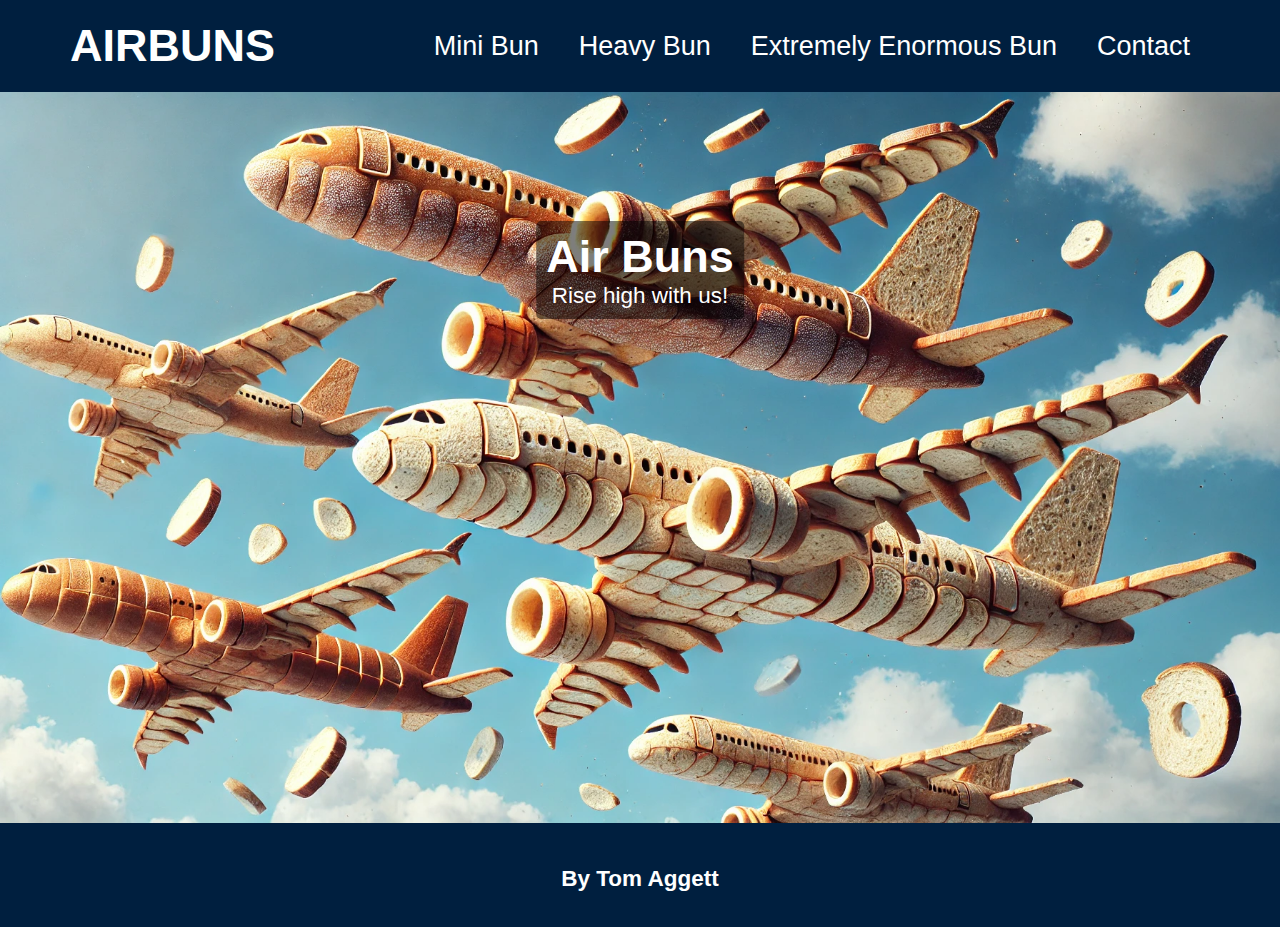
<file: index.html>
<!DOCTYPE html>
<html lang="en">
<head>
    <title>Airbuns</title>
    <link rel="stylesheet" type="text/css" href="style.css">
    <meta name="viewport" content="width=device-width, initial-scale=1.0">
</head>
<body>
    <nav>
        <div class="nav-container">
            <div class="logo">
                <a href="index.html">AIRBUNS</a>
            </div>
            <div class="menu-toggle" id="menu-toggle">
                <span></span>
                <span></span>
                <span></span>
            </div>
            <ul id="nav-menu">
                <li><a href="MiniBun.html">Mini Bun</a></li>
                <li><a href="HeavyBuns.html">Heavy Bun</a></li>
                <li><a href="ExtremlyEnormusBun.html">Extremely Enormous Bun</a></li>
                <li><a href="Contact.html">Contact</a></li>
            </ul>
        </div>
    </nav>

    <img class="mainpage" src="images/MainPage.webp" alt="Different Aircraft made out of Bread in the Sky">
    <div id="overlay-text">
        <h1>Air Buns</h1>
        <p>Rise high with us!</p>
    </div>

    <footer>
        <div class="footer-container">
            
            
            <div class="footer-column">
                <h3>By Tom Aggett</h3>
            </div>
        </div>
    </footer>
    <script src="scripts.js"></script>
</body>
</html>
</file>
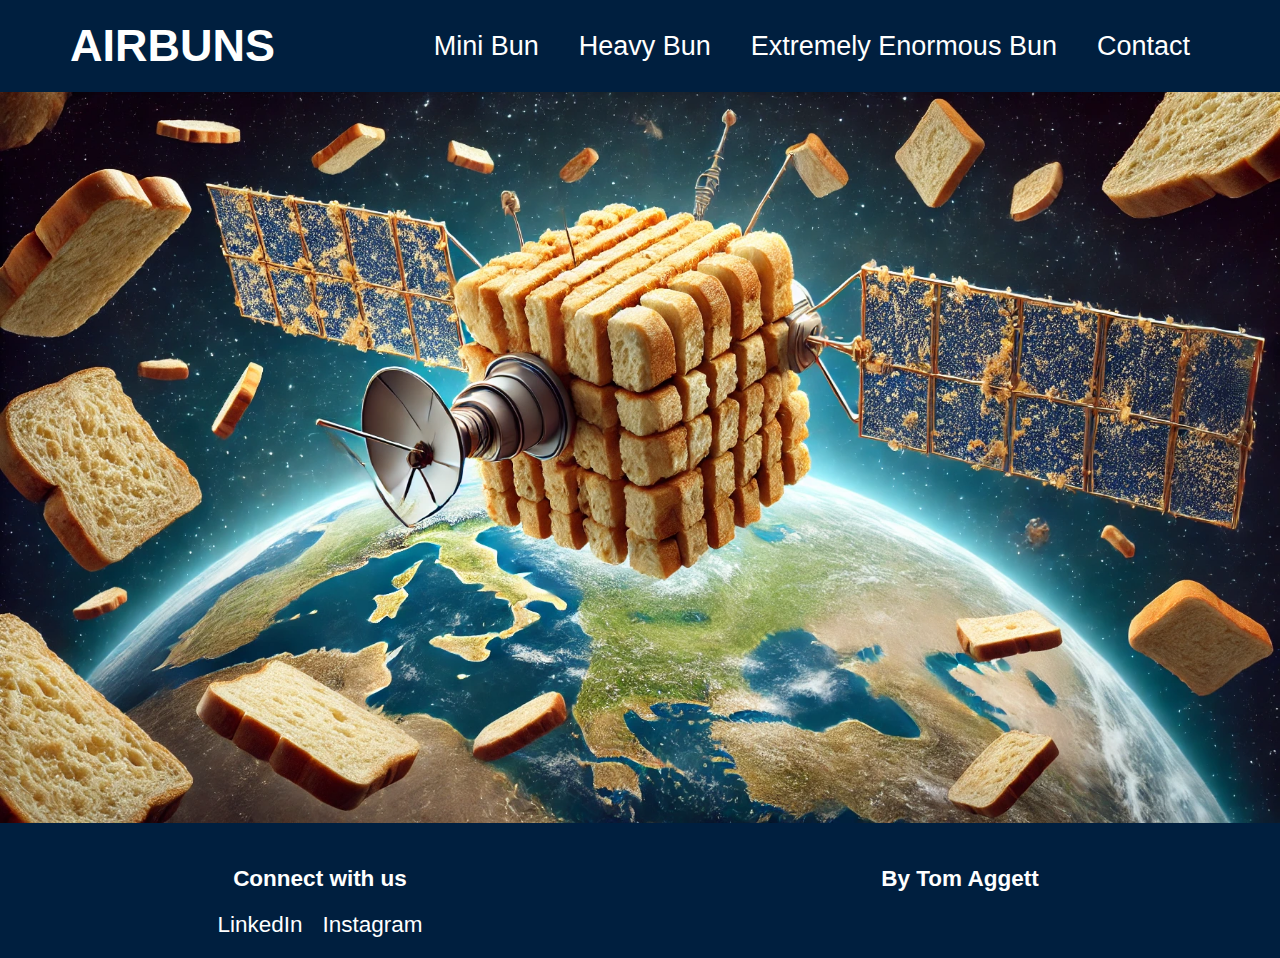
<file: Contact.html>
<!DOCTYPE html>
<html lang="en">
    <head>
        <title>Airbuns</title>
     <link rel="stylesheet" type="text/css" href="style.css">
     <meta name="viewport" content="width=device-width, initial-scale=1.0">

    </head>
    <body>
    <nav>
      <div class="nav-container">
          <div class="logo">
              <a href="index.html">AIRBUNS</a>
          </div>
          <div class="menu-toggle" id="menu-toggle">
              <span></span>
              <span></span>
              <span></span>
          </div>
          <ul id="nav-menu">
              <li><a href="MiniBun.html">Mini Bun</a></li>
              <li><a href="HeavyBuns.html">Heavy Bun</a></li>
              <li><a href="ExtremlyEnormusBun.html">Extremely Enormous Bun</a></li>
              <li><a href="Contact.html">Contact</a></li>
          </ul>
      </div>
  </nav>


      <img class="mainpage" src="images/BreadinSpace.webp" alt="A satellite made out of Bread in front of a Planet">

    
        <footer>
            <div class="footer-container">
              <div class="footer-column">
                <h3>Connect with us</h3>
                <div class="footer-social">
                  <a href="https://www.linkedin.com/in/tom-aggett-06874b179/">LinkedIn</a>
                  <a href="https://www.instagram.com/tom.aggett?igsh=dHYzZ2N3Z2Nmamtw">Instagram</a>
                 
                </div>
              </div>
              <div class="footer-column">
                <h3>By Tom Aggett</h3>
              </div>
            </div>
          </footer>
          <script src="scripts.js"></script>
    </body>
</html>
</file>
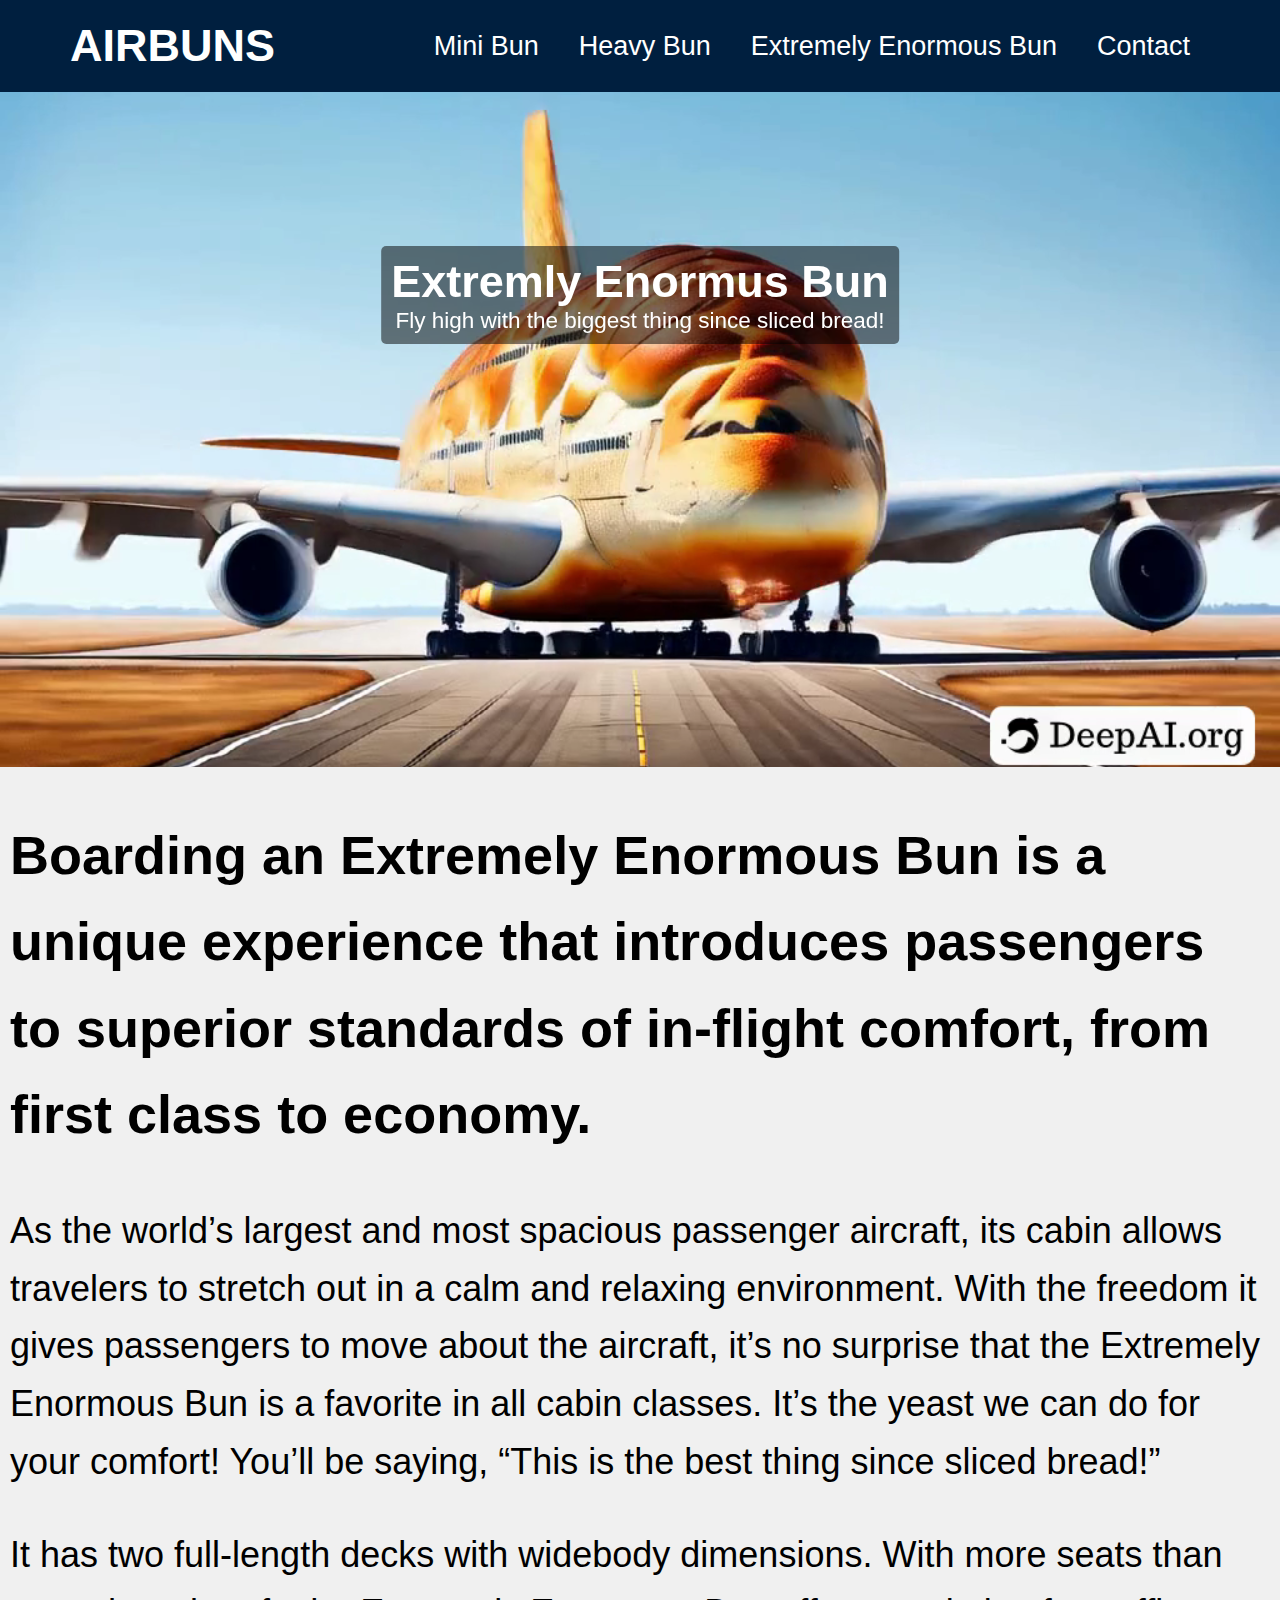
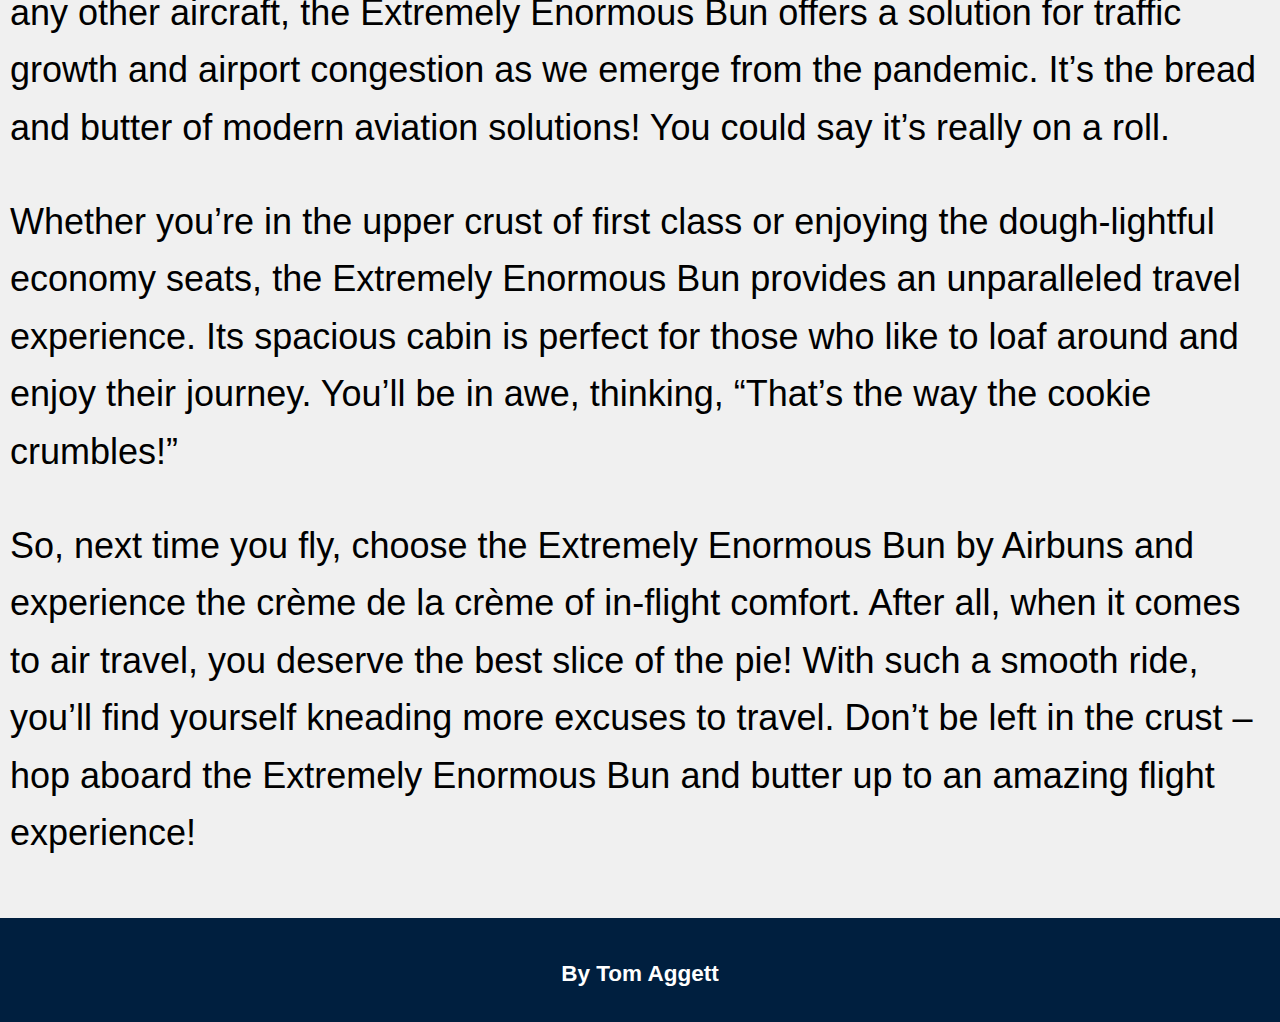
<file: ExtremlyEnormusBun.html>
<!DOCTYPE html>
<html lang="en">
<head>
  <title>Airbuns</title>
  <link rel="stylesheet" type="text/css" href="style.css">
  <meta name="viewport" content="width=device-width, initial-scale=1.0">
</head>
<body>

  <nav>
    <div class="nav-container">
        <div class="logo">
            <a href="index.html">AIRBUNS</a>
        </div>
        <div class="menu-toggle" id="menu-toggle">
            <span></span>
            <span></span>
            <span></span>
        </div>
        <ul id="nav-menu">
            <li><a href="MiniBun.html">Mini Bun</a></li>
            <li><a href="HeavyBuns.html">Heavy Bun</a></li>
            <li><a href="ExtremlyEnormusBun.html">Extremely Enormous Bun</a></li>
            <li><a href="Contact.html">Contact</a></li>
        </ul>
    </div>
</nav>


<div id="background-video">
  <video autoplay muted loop>
    <source src="./images/A380.mp4" type="video/mp4">
    Your browser does not support the video tag.
  </video>
  <div id="overlay-text">
    <h1>Extremly Enormus Bun</h1>
    <p>Fly high with the biggest thing since sliced bread!</p>
  </div>
</div>

<div class="text-content">
  <h2>Boarding an Extremely Enormous Bun is a unique experience that introduces passengers to superior standards of in-flight comfort, from first class to economy.</h2>
  <p>As the world’s largest and most spacious passenger aircraft, its cabin allows travelers to stretch out in a calm and relaxing environment. With the freedom it gives passengers to move about the aircraft, it’s no surprise that the Extremely Enormous Bun is a favorite in all cabin classes. It’s the yeast we can do for your comfort! You’ll be saying, “This is the best thing since sliced bread!”</p>
  <p>It has two full-length decks with widebody dimensions. With more seats than any other aircraft, the Extremely Enormous Bun offers a solution for traffic growth and airport congestion as we emerge from the pandemic. It’s the bread and butter of modern aviation solutions! You could say it’s really on a roll.</p>
  <p>Whether you’re in the upper crust of first class or enjoying the dough-lightful economy seats, the Extremely Enormous Bun provides an unparalleled travel experience. Its spacious cabin is perfect for those who like to loaf around and enjoy their journey. You’ll be in awe, thinking, “That’s the way the cookie crumbles!”</p>
  <p>So, next time you fly, choose the Extremely Enormous Bun by Airbuns and experience the crème de la crème of in-flight comfort. After all, when it comes to air travel, you deserve the best slice of the pie! With such a smooth ride, you’ll find yourself kneading more excuses to travel. Don’t be left in the crust – hop aboard the Extremely Enormous Bun and butter up to an amazing flight experience!</p>
</div>

<footer>
  <div class="footer-container">
      
      
      <div class="footer-column">
          <h3>By Tom Aggett</h3>
      </div>
  </div>
</footer>
  <script src="scripts.js"></script>
</body>
</html>
</file>
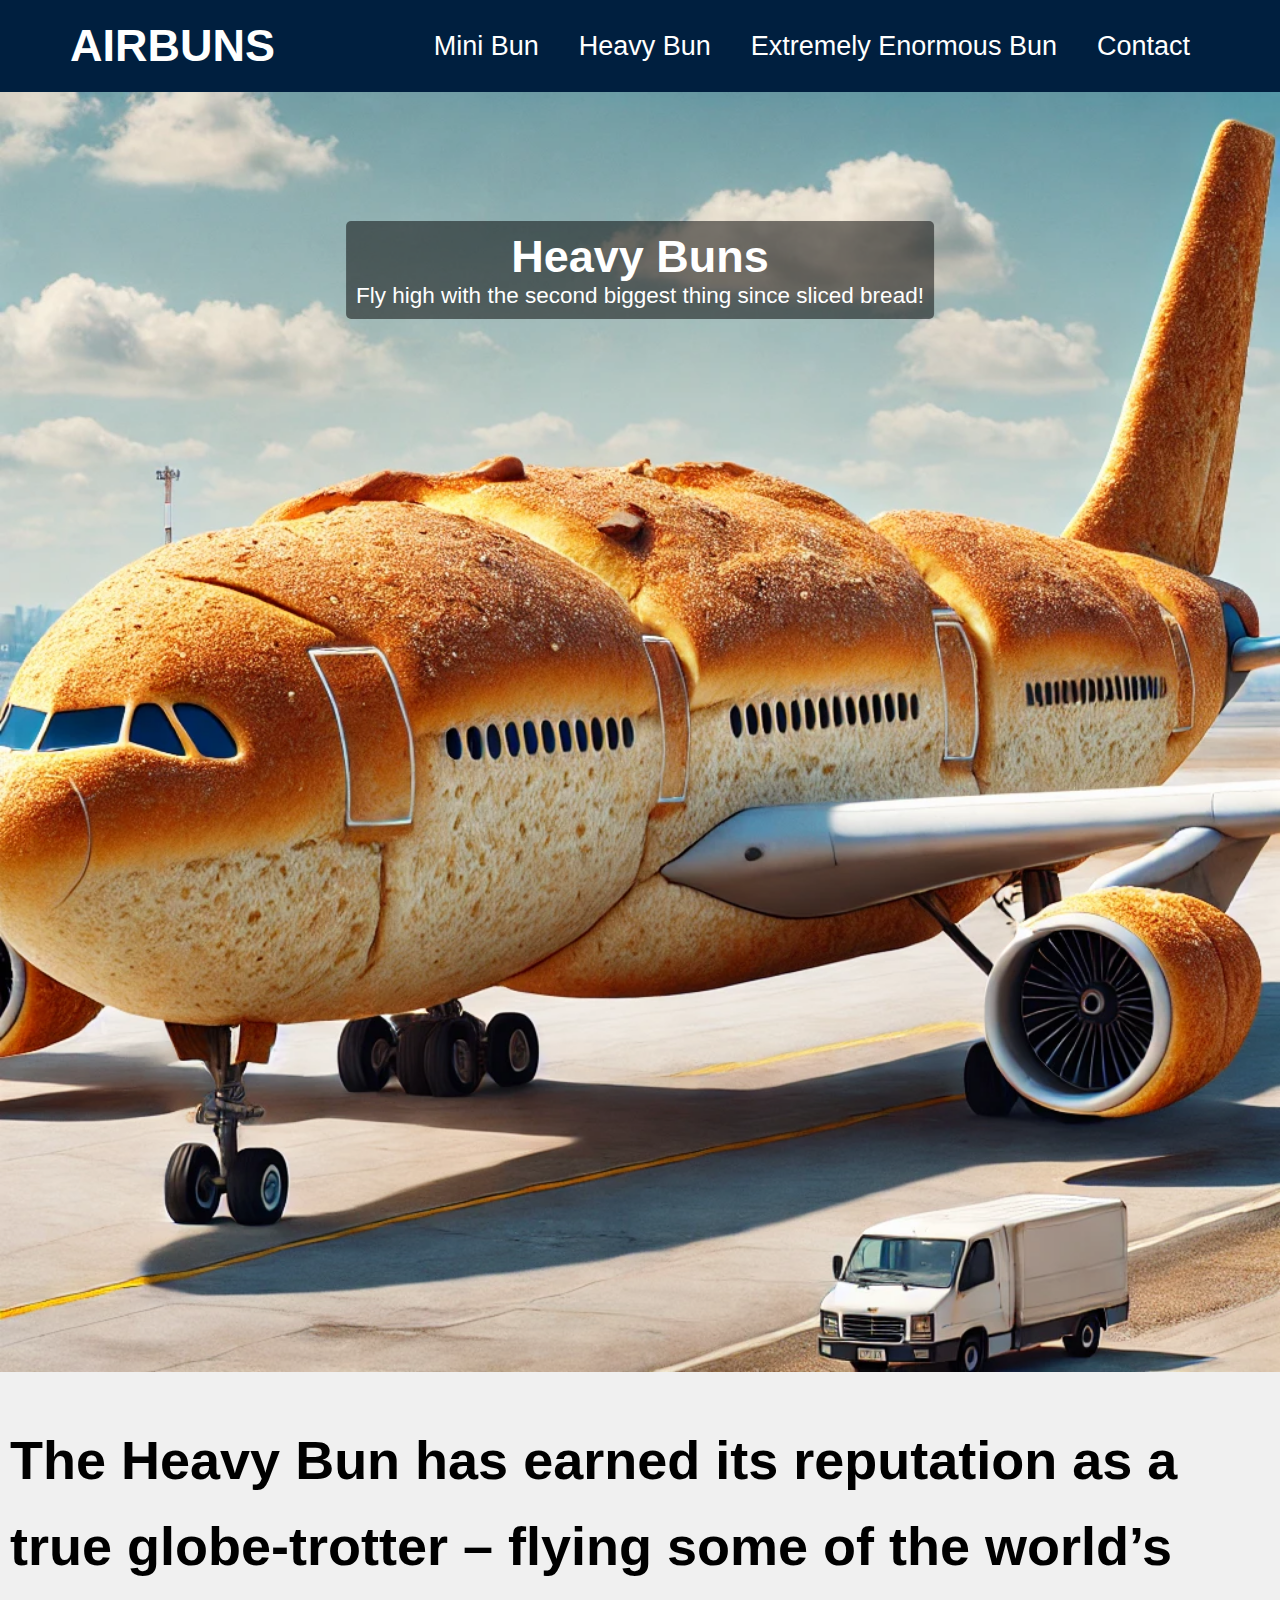
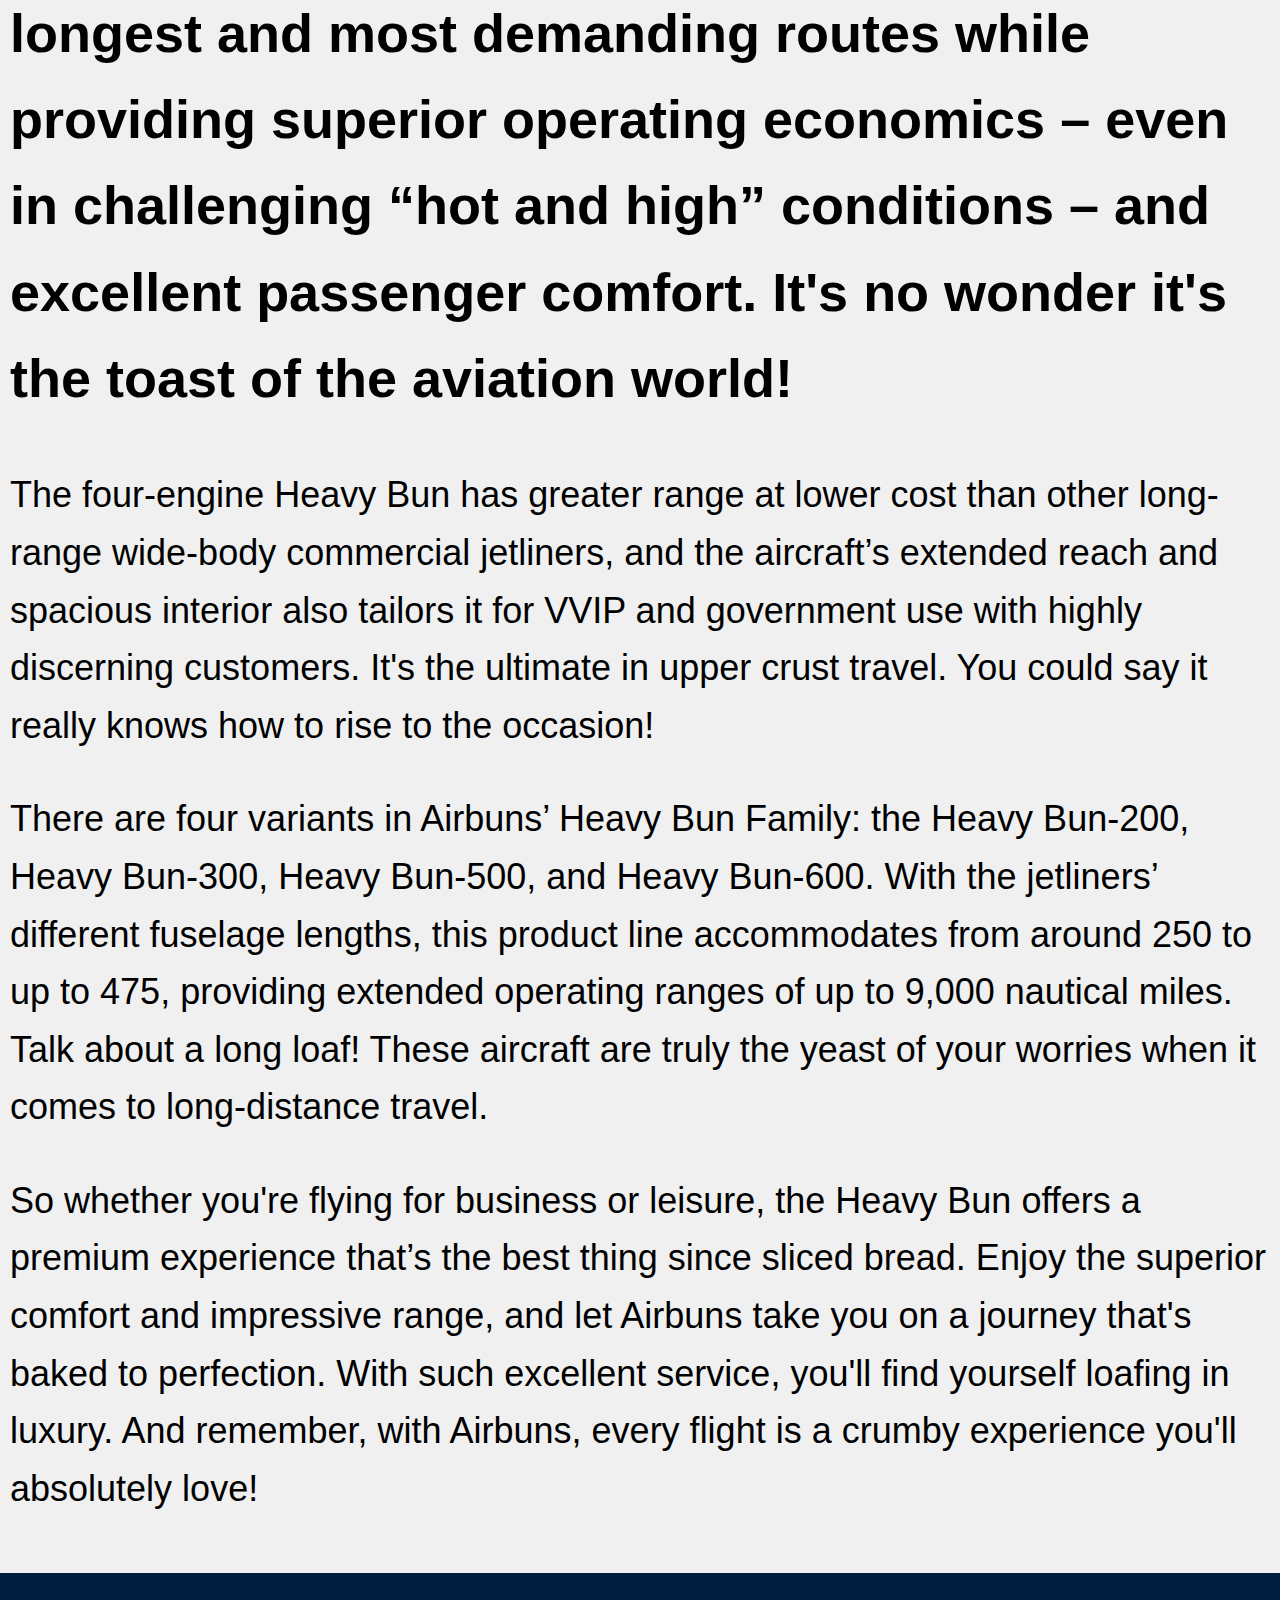
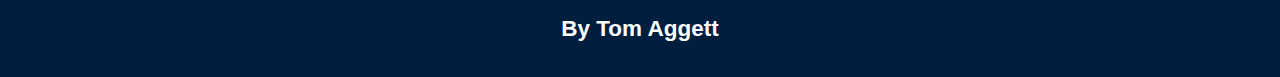
<file: HeavyBuns.html>
<!DOCTYPE html>
<html lang="en">
<head>
  <title>Airbuns</title>
  <link rel="stylesheet" type="text/css" href="style.css">
  <meta name="viewport" content="width=device-width, initial-scale=1.0">
</head>
<body>

<nav>
  <div class="nav-container">
    <div class="logo">
      <a href="index.html">AIRBUNS</a>
    </div>
    <div class="menu-toggle" id="menu-toggle">
      <span></span>
      <span></span>
      <span></span>
    </div>
    <ul id="nav-menu">
      <li><a href="MiniBun.html">Mini Bun</a></li>
      <li><a href="HeavyBuns.html">Heavy Bun</a></li>
      <li><a href="ExtremlyEnormusBun.html">Extremely Enormous Bun</a></li>
      <li><a href="Contact.html">Contact</a></li>
    </ul>
  </div>
</nav>

<img class="mainpage" src="images/HeavyBuns.webp" alt="A A380 on a runway made out of bread">
<div id="overlay-text">
  <h1>Heavy Buns</h1>
  <p>Fly high with the second biggest thing since sliced bread!</p>
</div>

<div class="text-content">
  <h2>The Heavy Bun has earned its reputation as a true globe-trotter – flying some of the world’s longest and most demanding routes while providing superior operating economics – even in challenging “hot and high” conditions – and excellent passenger comfort. It's no wonder it's the toast of the aviation world!</h2>
        <p>The four-engine Heavy Bun has greater range at lower cost than other long-range wide-body commercial jetliners, and the aircraft’s extended reach and spacious interior also tailors it for VVIP and government use with highly discerning customers. It's the ultimate in upper crust travel. You could say it really knows how to rise to the occasion!</p>
        <p>There are four variants in Airbuns’ Heavy Bun Family: the Heavy Bun-200, Heavy Bun-300, Heavy Bun-500, and Heavy Bun-600. With the jetliners’ different fuselage lengths, this product line accommodates from around 250 to up to 475, providing extended operating ranges of up to 9,000 nautical miles. Talk about a long loaf! These aircraft are truly the yeast of your worries when it comes to long-distance travel.</p>
        <p>So whether you're flying for business or leisure, the Heavy Bun offers a premium experience that’s the best thing since sliced bread. Enjoy the superior comfort and impressive range, and let Airbuns take you on a journey that's baked to perfection. With such excellent service, you'll find yourself loafing in luxury. And remember, with Airbuns, every flight is a crumby experience you'll absolutely love!</p>
</div>

<footer>
  <div class="footer-container">
      
      
      <div class="footer-column">
          <h3>By Tom Aggett</h3>
      </div>
  </div>
</footer>
<script src="scripts.js"></script>
</body>
</html>
</file>
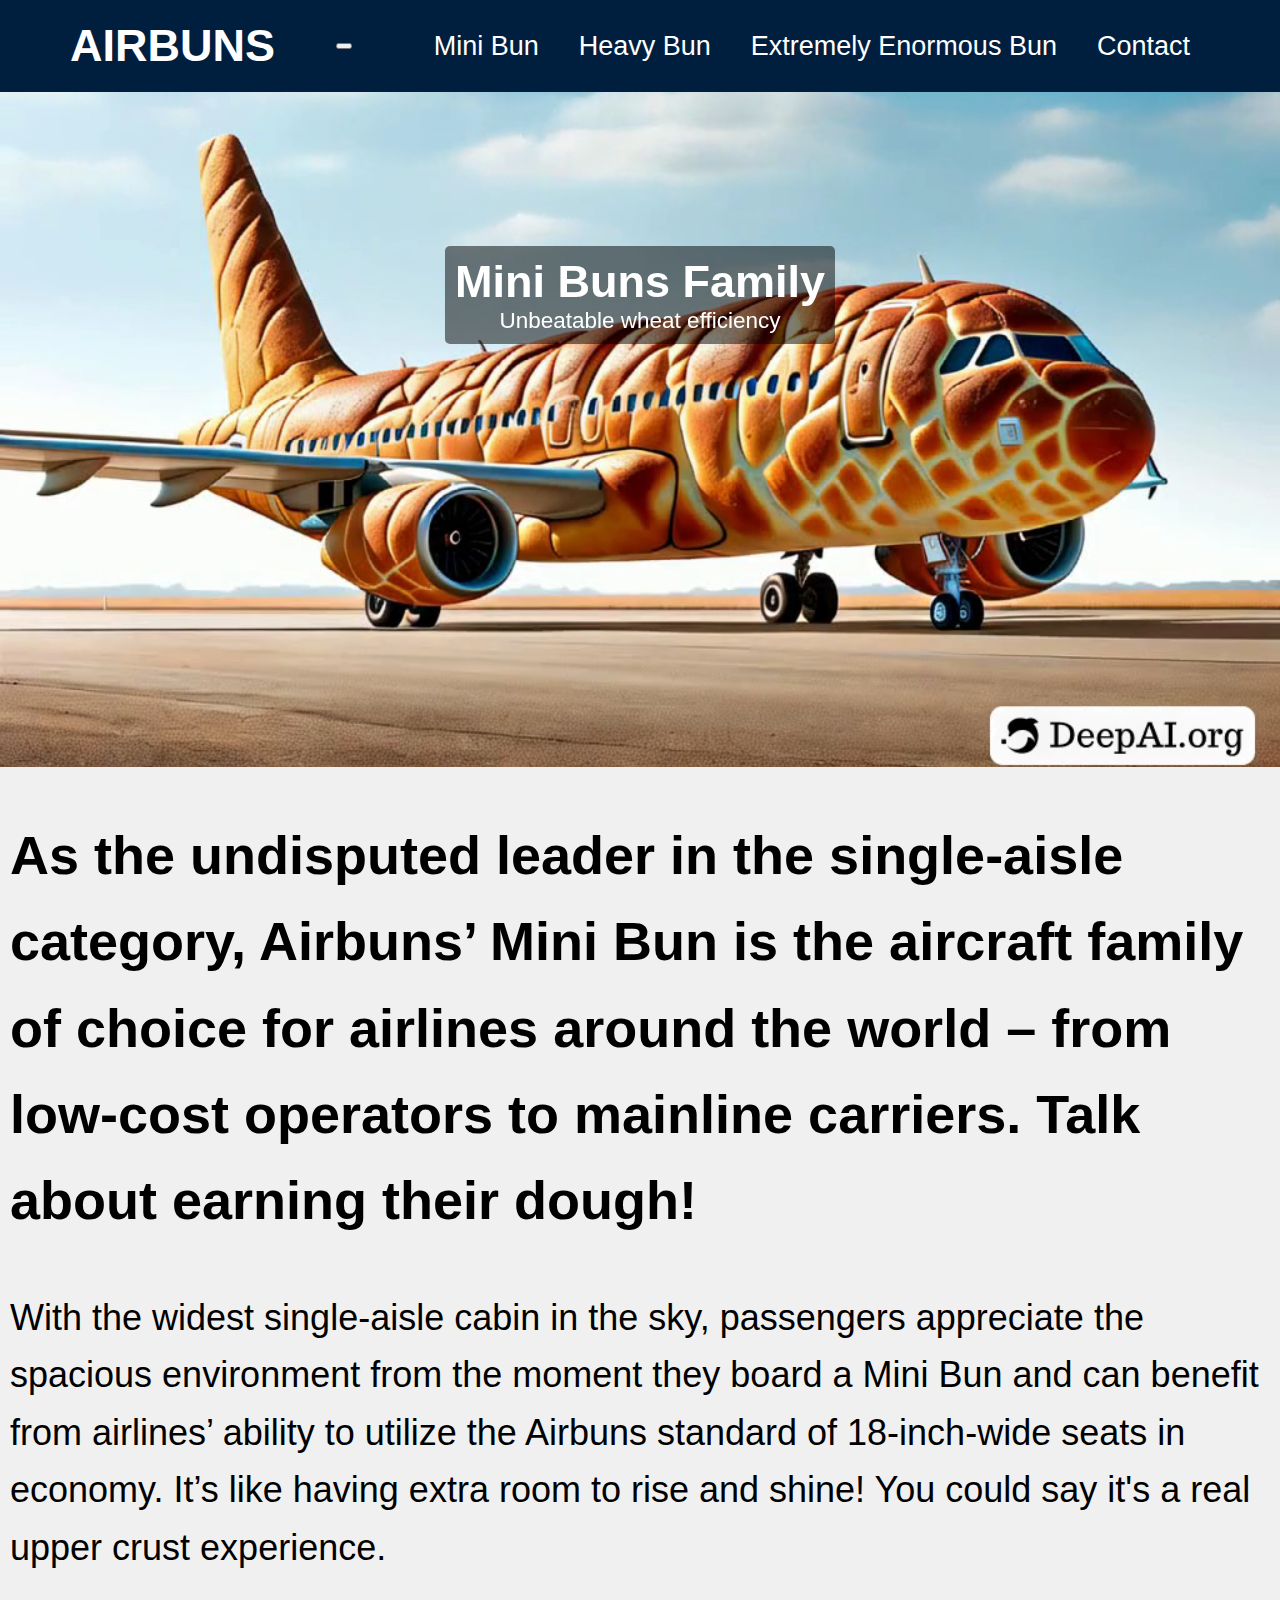
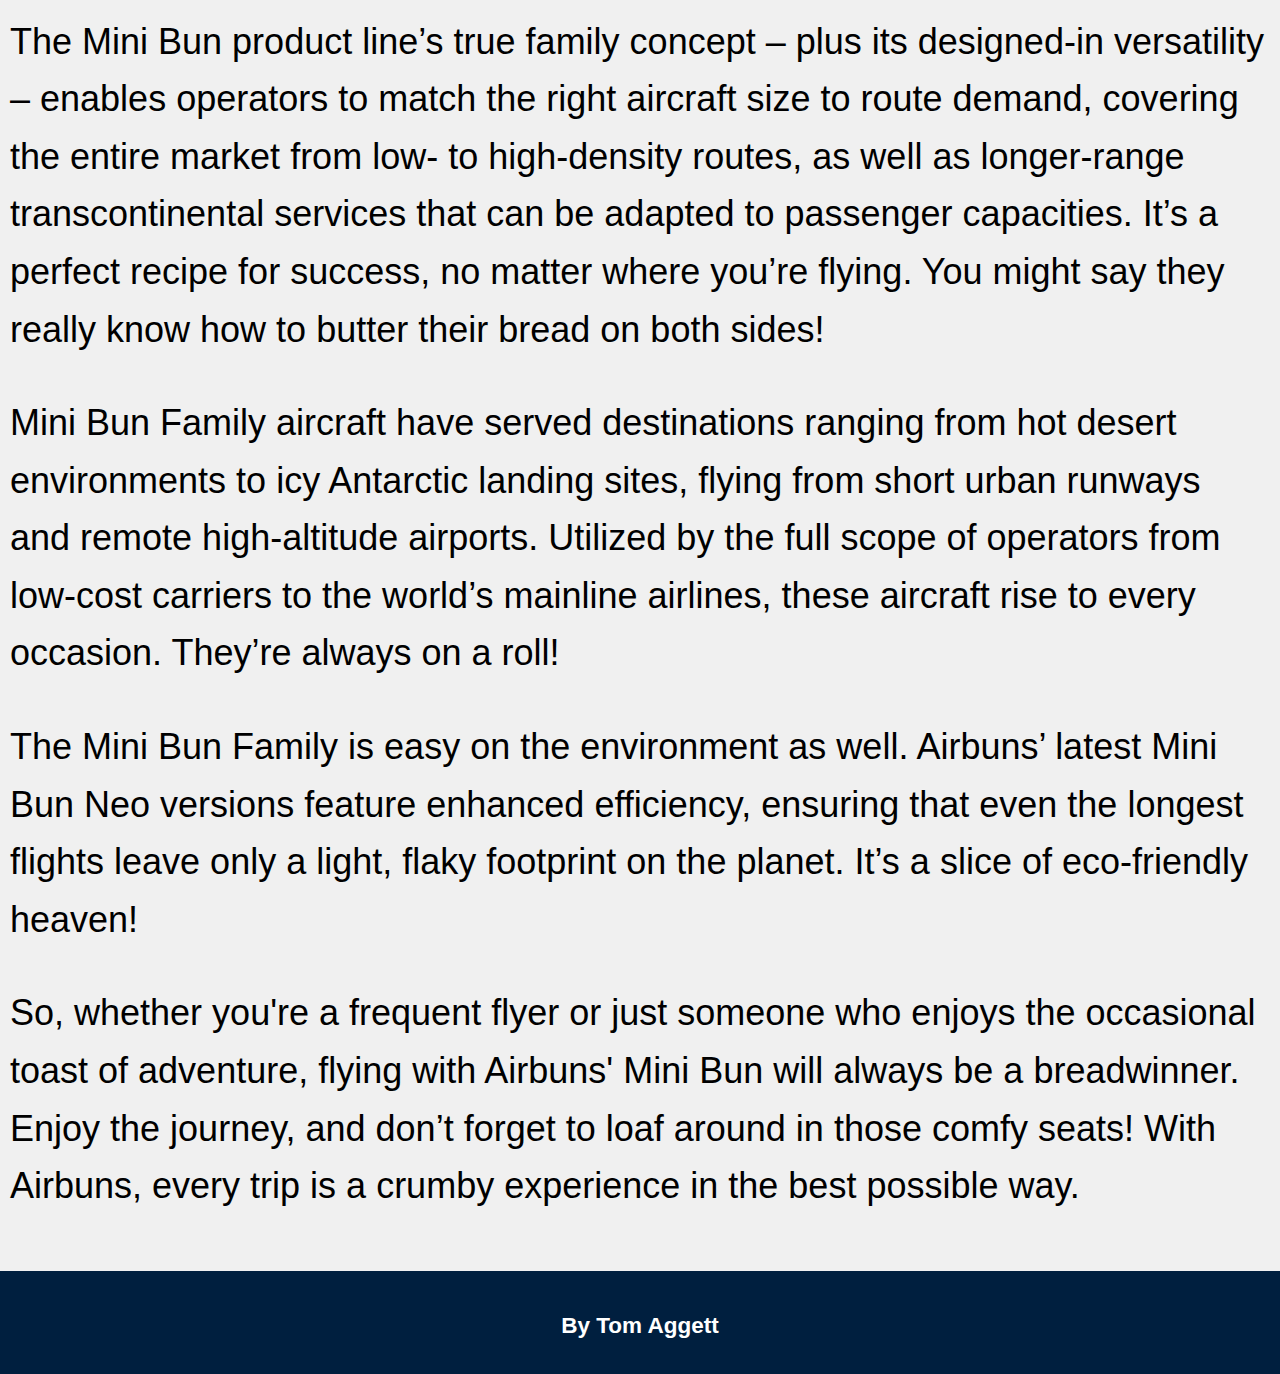
<file: MiniBun.html>
<!DOCTYPE html>
<html lang="en">
<head>
    <meta charset="UTF-8">
    <meta name="description" content="Airbuns - Rise high with us!">
    <meta name="viewport" content="width=device-width, initial-scale=1.0">
    <title>Airbuns</title>
    <link rel="stylesheet" type="text/css" href="style.css">
</head>
<body>
    <nav aria-label="Main navigation">
        <div class="nav-container">
            <div class="logo">
                <a href="index.html">AIRBUNS</a>
            </div>
            <button class="menu-toggle" id="menu-toggle" aria-label="Toggle menu">
                <span></span>
                <span></span>
                <span></span>
            </button>
            <ul id="nav-menu">
                <li><a href="MiniBun.html">Mini Bun</a></li>
                <li><a href="HeavyBuns.html">Heavy Bun</a></li>
                <li><a href="ExtremlyEnormusBun.html">Extremely Enormous Bun</a></li>
                <li><a href="Contact.html">Contact</a></li>
            </ul>
        </div>
    </nav>

    <div id="background-video">
        <video autoplay muted loop>
            <source src="./images/video.mp4" type="video/mp4">
            Your browser does not support the video tag.
        </video>
        <div id="overlay-text">
            <h1>Mini Buns Family</h1>
            <p>Unbeatable wheat efficiency</p>
        </div>
    </div>

    <div class="text-content">
        <h2>As the undisputed leader in the single-aisle category, Airbuns’ Mini Bun is the aircraft family of choice for airlines around the world – from low-cost operators to mainline carriers. Talk about earning their dough!</h2>
        <p>With the widest single-aisle cabin in the sky, passengers appreciate the spacious environment from the moment they board a Mini Bun and can benefit from airlines’ ability to utilize the Airbuns standard of 18-inch-wide seats in economy. It’s like having extra room to rise and shine! You could say it's a real upper crust experience.</p>
        <p>The Mini Bun product line’s true family concept – plus its designed-in versatility – enables operators to match the right aircraft size to route demand, covering the entire market from low- to high-density routes, as well as longer-range transcontinental services that can be adapted to passenger capacities. It’s a perfect recipe for success, no matter where you’re flying. You might say they really know how to butter their bread on both sides!</p>
        <p>Mini Bun Family aircraft have served destinations ranging from hot desert environments to icy Antarctic landing sites, flying from short urban runways and remote high-altitude airports. Utilized by the full scope of operators from low-cost carriers to the world’s mainline airlines, these aircraft rise to every occasion. They’re always on a roll!</p>
        <p>The Mini Bun Family is easy on the environment as well. Airbuns’ latest Mini Bun Neo versions feature enhanced efficiency, ensuring that even the longest flights leave only a light, flaky footprint on the planet. It’s a slice of eco-friendly heaven!</p>
        <p>So, whether you're a frequent flyer or just someone who enjoys the occasional toast of adventure, flying with Airbuns' Mini Bun will always be a breadwinner. Enjoy the journey, and don’t forget to loaf around in those comfy seats! With Airbuns, every trip is a crumby experience in the best possible way.</p>
    </div>

    <footer>
        <div class="footer-container">
            <div class="footer-column">
                <h3>By Tom Aggett</h3>
            </div>
        </div>
    </footer>
    <script src="scripts.js"></script>
</body>
</html>
</file>
<file: style.css>
html, body {
    height: 100%;
    margin: 0;
    font-family: Arial, sans-serif;
    background-color: #f0f0f0;
    display: flex;
    flex-direction: column;
}

body {
    display: flex;
    flex-direction: column;
}

nav {
    background-color: #001f3f;
    color: white;
    height: 15vh;
    display: flex;
    align-items: center;
    justify-content: space-between;
    padding: 0 50px;
    position: relative;
    z-index: 10;
}

.nav-container {
    display: flex;
    justify-content: space-between;
    align-items: center;
    width: 100%;
    padding: 20px;
}

.logo a {
    text-decoration: none;
    color: white;
    font-size: 5vh; 
    font-weight: bold;
}

nav ul {
    list-style: none;
    margin: 0;
    padding: 0;
    display: flex;
    align-items: center;
}

nav li {
    margin: 0 20px;
    position: relative;
}

nav a {
    text-decoration: none;
    color: white;
    font-size: 3vh; 
    transition: color 0.3s;
}

nav li::after {
    content: '';
    position: absolute;
    width: 100%;
    height: 2px;
    background-color: white;
    bottom: -5px;
    left: 0;
    transform: scaleX(0);
    transform-origin: bottom right;
    transition: transform 0.3s ease-out;
}

nav li:hover::after {
    transform: scaleX(1);
    transform-origin: bottom left;
}

#background-video {
    position: relative;
    height: 75vh; 
    overflow: hidden;
    flex-shrink: 0;
    margin: 0;
    padding: 0;
}

#background-video video {
    width: 100%;
    height: 100%;
    object-fit: cover;
}

#overlay-text {
    position: absolute;
    top: 30%;
    left: 50%;
    transform: translate(-50%, -50%);
    text-align: center;
    color: #ffffff;
    background-color: rgba(0, 0, 0, 0.5);
    padding: 10px;
    border-radius: 5px;
    z-index: 5;
}

#overlay-text h1 {
    font-size: 5vh;
    margin: 0;
}

#overlay-text p {
    font-size: 2.5vh;
    margin: 0;
}

.mainpage {
    flex: 1; 
    max-width: 100%;
    z-index: 1;
    background-size: cover;
    background-position: center;
    background-repeat: no-repeat;
    display: flex;
}

.text-content {
    max-width: 100%;
    margin: auto;
    font-size: 4vh;
    line-height: 1.6;
    margin-bottom: 20px;
    padding: 0 10px;
}

#title {
    position: absolute;
    top: 50%;
    left: 50%;
    transform: translate(-50%, -50%);
    text-align: center;
    color: #083969;
    font-size: 10vh;
    z-index: 5;
}

.menu-toggle span:first-child {
    transform: rotate(0);
}

.menu-toggle span:nth-child(2) {
    opacity: 1;
    transform: translateX(0);
}

.menu-toggle span:nth-child(3) {
    transform: rotate(0);
}

@media (max-width: 768px) {
    .menu-toggle {
        display: flex;
    }

    nav ul {
        display: none;
        flex-direction: column;
        width: 100%;
        background-color: #001f3f;
        position: absolute;
        top: 15vh; 
        left: 0;
        z-index: 15;
    }

    .menu-toggle {
        cursor: pointer;
        display: flex;
        flex-direction: column;
        justify-content: space-around;
        width: 30px;
        height: 30px;
        background: transparent;
        border: none;
        padding: 0;
        box-sizing: border-box;
        position: absolute;
        right: 15px;
    }

    .menu-toggle span {
        width: 30px;
        height: 3px;
        background: #fff; 
        border-radius: 4px;
        transition: all 0.3s linear;
        position: relative;
        transform-origin: 1px;
    }

    nav li {
        margin: 15px 0;
        text-align: center;
    }

    nav ul.active {
        display: flex;
    }

    .text-content {
        font-size: 3vh;
        padding: 0 10px;
    }

    #overlay-text h1 {
        font-size: 4vh;
        position: relative;
    }

    #overlay-text p {
        font-size: 2.5vh;
    }

    #title {
        font-size: 8vh;
    }
}

footer {
    background-color: #001f3f;
    color: white;
    padding: 10px 0;
    text-align: center;
    width: 100%;
    z-index: 10;
    flex-shrink: 0;
}

.footer-container {
    width: 100%;
    display: flex;
    justify-content: space-between;
    align-items: flex-start;
    margin: auto;
}

.footer-column {
    flex: 1;
    padding: 10px;
}

.footer-column h3 {
    font-size: 2.5vh;
    margin-bottom: 15px;
}

.footer-column a {
    color: white;
    text-decoration: none;
    display: block;
    margin-bottom: 10px;
    font-size: 2vh;
}

.footer-social {
    display: flex;
    justify-content: center;
    margin-top: 20px;
}

.footer-social a {
    margin: 0 10px;
    color: white;
    font-size: 2.5vh;
}
</file>
